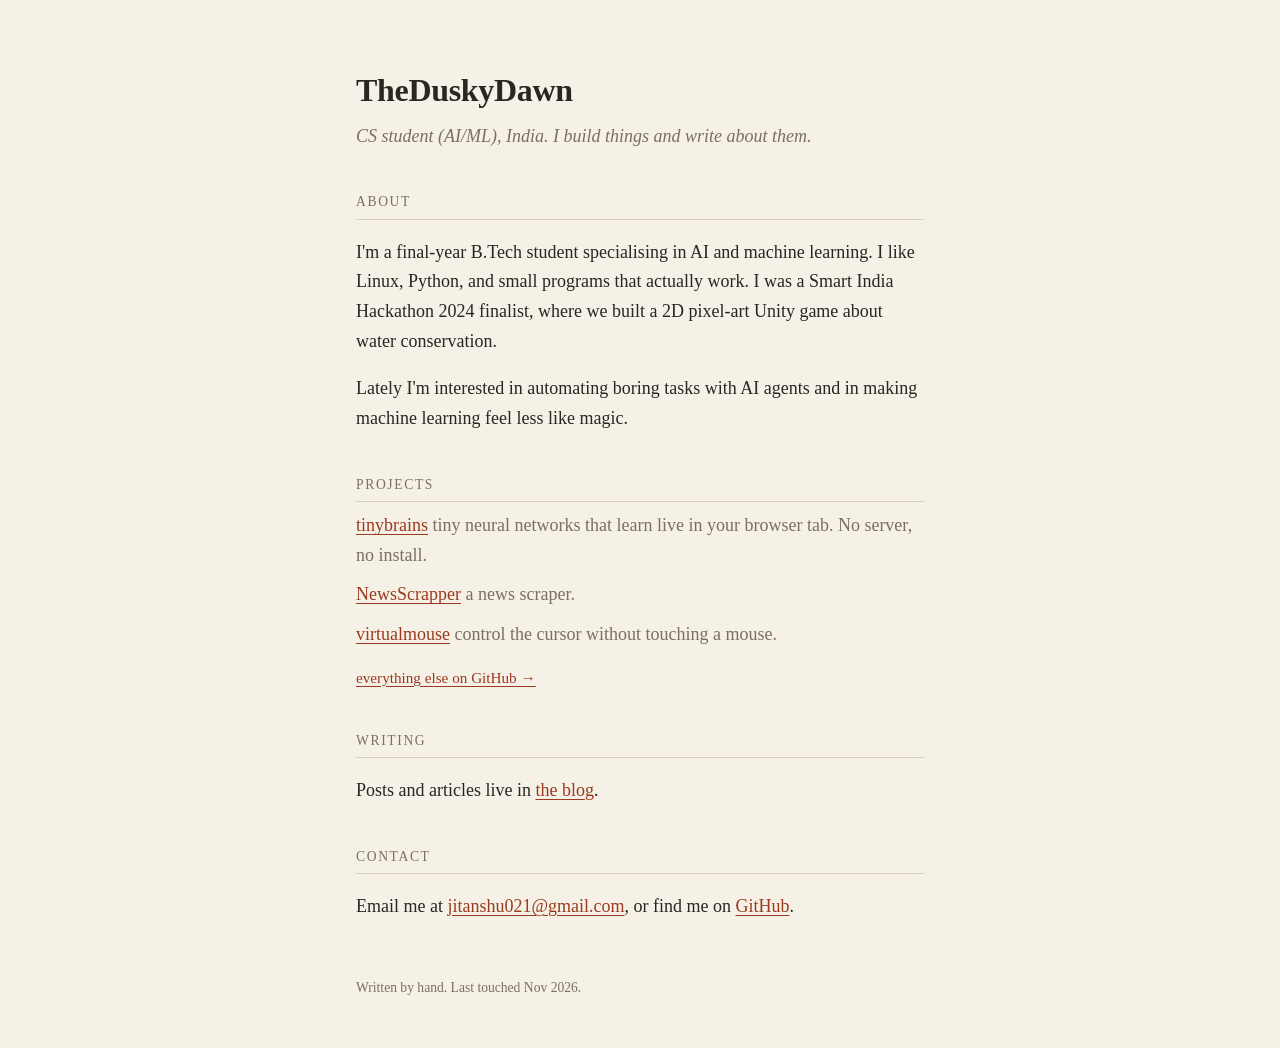
<file: index.html>
<!doctype html>
<html lang="en">
<head>
<meta charset="utf-8">
<meta name="viewport" content="width=device-width, initial-scale=1">
<title>TheDuskyDawn</title>
<meta name="description" content="Personal site of TheDuskyDawn: AI/ML student and builder from India.">
<link rel="canonical" href="https://theduskydawn.github.io/">
<link rel="stylesheet" href="style.css">
</head>
<body>
<main>
  <header>
    <h1>TheDuskyDawn</h1>
    <p class="tag">CS student (AI/ML), India. I build things and write about them.</p>
  </header>

  <section>
    <h2>About</h2>
    <p>I'm a final-year B.Tech student specialising in AI and machine learning. I like Linux, Python, and small programs that actually work. I was a Smart India Hackathon 2024 finalist, where we built a 2D pixel-art Unity game about water conservation.</p>
    <p>Lately I'm interested in automating boring tasks with AI agents and in making machine learning feel less like magic.</p>
  </section>

  <section>
    <h2>Projects</h2>
    <ul class="list">
      <li><a href="https://github.com/TheDuskyDawn/tinybrains">tinybrains</a> <span>tiny neural networks that learn live in your browser tab. No server, no install.</span></li>
      <li><a href="https://github.com/TheDuskyDawn/NewsScrapper">NewsScrapper</a> <span>a news scraper.</span></li>
      <li><a href="https://github.com/TheDuskyDawn/virtualmouse">virtualmouse</a> <span>control the cursor without touching a mouse.</span></li>
    </ul>
    <p class="more"><a href="https://github.com/TheDuskyDawn?tab=repositories">everything else on GitHub →</a></p>
  </section>

  <section>
    <h2>Writing</h2>
    <p>Posts and articles live in <a href="/blog/">the blog</a>.</p>
  </section>

  <section>
    <h2>Contact</h2>
    <p>Email me at <a href="mailto:jitanshu021@gmail.com">jitanshu021@gmail.com</a>, or find me on <a href="https://github.com/TheDuskyDawn">GitHub</a>.</p>
  </section>

  <footer>Written by hand. Last touched Nov 2026.</footer>
</main>
</body>
</html>
</file>
<file: style.css>
:root{--bg:#f6f1e7;--fg:#2b2622;--mute:#7a6f63;--link:#9a3b1f;--rule:#d9cfbd}
@media (prefers-color-scheme:dark){:root{--bg:#1d1a17;--fg:#e8e0d2;--mute:#9a8f81;--link:#e08a62;--rule:#3a342e}}
*{box-sizing:border-box}
body{margin:0;background:var(--bg);color:var(--fg);font:18px/1.65 Georgia,"Iowan Old Style",serif}
main{max-width:38rem;margin:0 auto;padding:4rem 1.25rem 3rem}
h1{font-size:2rem;margin:0;letter-spacing:-.01em}
.tag{color:var(--mute);margin:.3rem 0 2.5rem;font-style:italic}
h2{font-size:.85rem;text-transform:uppercase;letter-spacing:.12em;color:var(--mute);margin:2.5rem 0 .6rem;border-bottom:1px solid var(--rule);padding-bottom:.3rem;font-weight:normal}
a{color:var(--link);text-underline-offset:3px}
.list{list-style:none;padding:0;margin:0}
.list li{margin:.6rem 0}
.list span{color:var(--mute)}
.more{font-size:.95rem}
footer{margin-top:3.5rem;color:var(--mute);font-size:.85rem}
</file>
